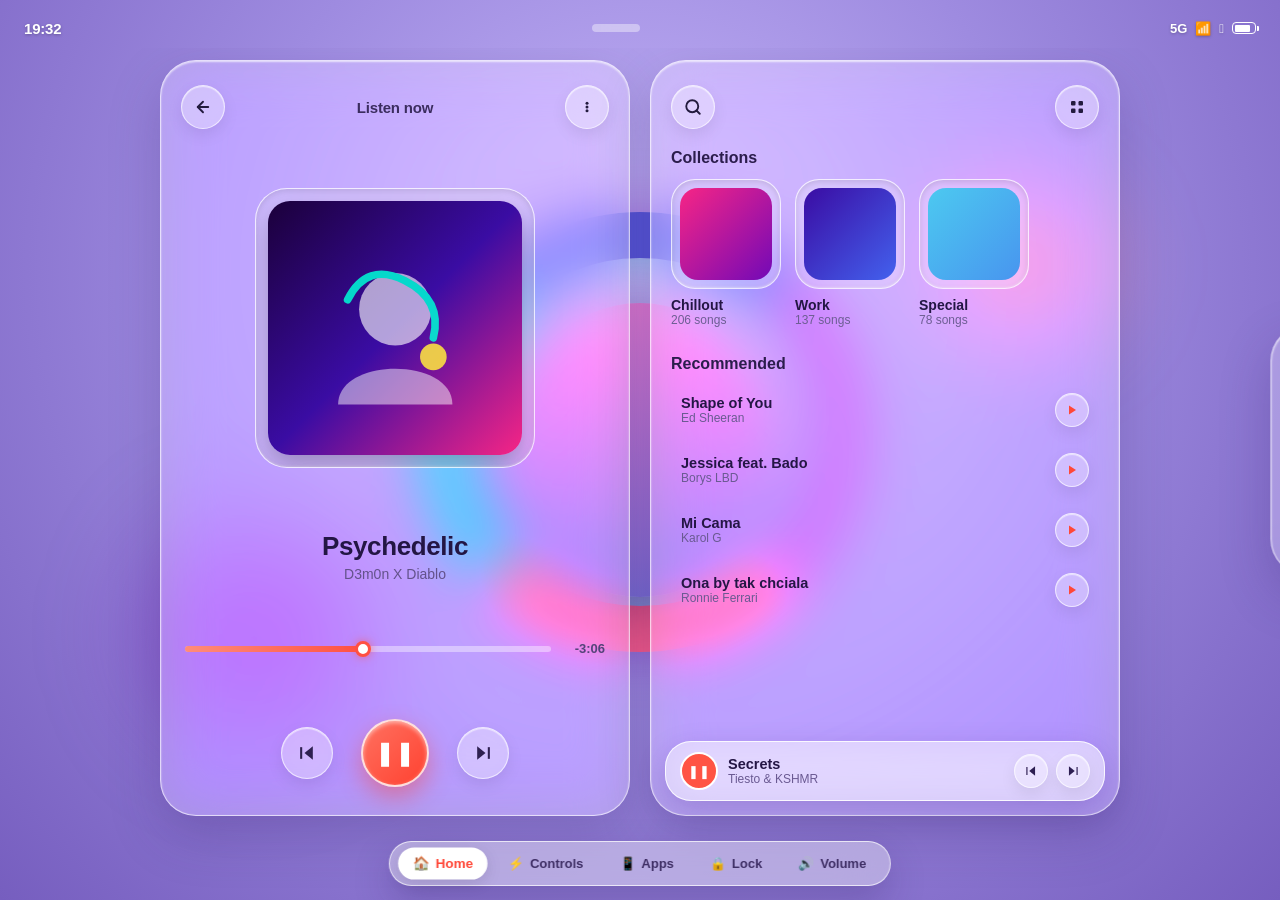
<file: index.html>
<!DOCTYPE html>
<html lang="en">
<head>
  <meta charset="UTF-8">
  <meta name="viewport" content="width=device-width, initial-scale=1.0, maximum-scale=1.0, user-scalable=no, viewport-fit=cover">
  <title>GlassOS - Frosted Glass Mobile UI</title>
  <link rel="stylesheet" href="style.css">
  <link rel="manifest" href="manifest.json">
  <meta name="theme-color" content="#9f8de0">
  <meta name="apple-mobile-web-app-capable" content="yes">
  <meta name="apple-mobile-web-app-status-bar-style" content="black-translucent">
</head>
<body>

  <!-- ================= 3D Ambient Fluid Background ================= -->
  <div class="ambient-background">
    <div class="glow-orb-1"></div>
    <div class="glow-orb-2"></div>
    <div class="torus-mesh"></div>
    <div class="torus-inner"></div>
  </div>

  <div class="device-viewport">

    <!-- ================= Top Status Bar ================= -->
    <header class="status-bar">
      <div class="status-left" id="status-clock">18:15</div>
      <div class="status-notch-pill" id="status-notch" title="Tap or Swipe down for Control Center"></div>
      <div class="status-right">
        <span>5G</span>
        <span>📶</span>
        <span>􀙇</span>
        <div class="battery-pill">
          <div class="battery-level"></div>
        </div>
      </div>
    </header>

    <!-- ================= Viewport Contents ================= -->
    <main class="viewport-content">

      <!-- ================= 1. HOME SCREEN (The Reference Twin Cards) ================= -->
      <section id="view-home" class="screen-view active">
        <div class="home-dual-container">

          <!-- Left Card: Glass Music Player (From Reference Image) -->
          <div class="glass-panel glass-player-card">
            
            <div class="card-top-nav">
              <button class="glass-pill-btn nav-icon-btn" title="Back">
                <svg width="18" height="18" viewBox="0 0 24 24" fill="none" stroke="currentColor" stroke-width="2.5" stroke-linecap="round" stroke-linejoin="round"><line x1="19" y1="12" x2="5" y2="12"></line><polyline points="12 19 5 12 12 5"></polyline></svg>
              </button>
              <span class="card-title-text">Listen now</span>
              <button class="glass-pill-btn nav-icon-btn" title="Options">
                <svg width="18" height="18" viewBox="0 0 24 24" fill="currentColor"><circle cx="12" cy="7" r="2"/><circle cx="12" cy="12" r="2"/><circle cx="12" cy="17" r="2"/></svg>
              </button>
            </div>

            <!-- Inset Beveled Album Art Frame -->
            <div class="album-art-frame">
              <div class="album-image">
                <svg class="album-art-silhouette" viewBox="0 0 200 200" fill="none">
                  <circle cx="100" cy="80" r="38" fill="rgba(255,255,255,0.7)" />
                  <path d="M40 180 C40 130 160 130 160 180 Z" fill="rgba(255,255,255,0.55)" />
                  <path d="M50 70 Q 70 30 110 50 Q 150 70 140 110" stroke="#00f5d4" stroke-width="8" stroke-linecap="round" />
                  <circle cx="140" cy="130" r="14" fill="#fee440" />
                </svg>
              </div>
            </div>

            <!-- Track Metadata -->
            <div class="track-meta">
              <h2 class="track-title" id="track-title">Psychedelic</h2>
              <p class="track-artist" id="track-artist">D3m0n X Diablo</p>
            </div>

            <!-- Progress Slider -->
            <div class="track-progress-container">
              <div class="track-slider" id="track-slider">
                <div class="slider-fill" id="track-slider-fill"></div>
                <div class="slider-thumb" id="track-slider-thumb"></div>
              </div>
              <span class="track-time-remaining" id="track-time-remaining">-3:06</span>
            </div>

            <!-- Playback Controls -->
            <div class="playback-controls">
              <button class="glass-pill-btn ctrl-btn" id="prev-btn" title="Previous">
                <svg width="20" height="20" viewBox="0 0 24 24" fill="currentColor"><polygon points="19 20 9 12 19 4 19 20"/><line x1="5" y1="19" x2="5" y2="5" stroke="currentColor" stroke-width="2.5"/></svg>
              </button>

              <button class="ctrl-btn-primary" id="play-btn-main" title="Play / Pause">
                ❚❚
              </button>

              <button class="glass-pill-btn ctrl-btn" id="next-btn" title="Next">
                <svg width="20" height="20" viewBox="0 0 24 24" fill="currentColor"><polygon points="5 4 15 12 5 20 5 4"/><line x1="19" y1="5" x2="19" y2="19" stroke="currentColor" stroke-width="2.5"/></svg>
              </button>
            </div>

          </div>

          <!-- Right Card: Collections & Recommended (From Reference Image) -->
          <div class="glass-panel glass-library-card">

            <div class="card-top-nav">
              <button class="glass-pill-btn nav-icon-btn" title="Search">
                <svg width="18" height="18" viewBox="0 0 24 24" fill="none" stroke="currentColor" stroke-width="2.5" stroke-linecap="round" stroke-linejoin="round"><circle cx="11" cy="11" r="8"></circle><line x1="21" y1="21" x2="16.65" y2="16.65"></line></svg>
              </button>
              <button class="glass-pill-btn nav-icon-btn" title="Grid View">
                <svg width="18" height="18" viewBox="0 0 24 24" fill="currentColor"><rect x="4" y="4" width="6" height="6" rx="1.5"/><rect x="14" y="4" width="6" height="6" rx="1.5"/><rect x="4" y="14" width="6" height="6" rx="1.5"/><rect x="14" y="14" width="6" height="6" rx="1.5"/></svg>
              </button>
            </div>

            <!-- Collections Section -->
            <h3 class="section-label">Collections</h3>
            <div class="collections-row">
              <div class="collection-chip">
                <div class="collection-art">
                  <div class="collection-img" style="background: linear-gradient(135deg, #f72585, #7209b7);"></div>
                </div>
                <span class="collection-title">Chillout</span>
                <span class="collection-sub">206 songs</span>
              </div>

              <div class="collection-chip">
                <div class="collection-art">
                  <div class="collection-img" style="background: linear-gradient(135deg, #3a0ca3, #4361ee);"></div>
                </div>
                <span class="collection-title">Work</span>
                <span class="collection-sub">137 songs</span>
              </div>

              <div class="collection-chip">
                <div class="collection-art">
                  <div class="collection-img" style="background: linear-gradient(135deg, #4cc9f0, #4895ef);"></div>
                </div>
                <span class="collection-title">Special</span>
                <span class="collection-sub">78 songs</span>
              </div>
            </div>

            <!-- Recommended Songs List -->
            <h3 class="section-label">Recommended</h3>
            <div class="song-list">

              <div class="song-row">
                <div class="song-info">
                  <span class="song-name">Shape of You</span>
                  <span class="song-by">Ed Sheeran</span>
                </div>
                <button class="glass-pill-btn song-play-mini">
                  <svg width="12" height="12" viewBox="0 0 24 24" fill="currentColor"><polygon points="6 3 20 12 6 21 6 3"/></svg>
                </button>
              </div>

              <div class="song-row">
                <div class="song-info">
                  <span class="song-name">Jessica feat. Bado</span>
                  <span class="song-by">Borys LBD</span>
                </div>
                <button class="glass-pill-btn song-play-mini">
                  <svg width="12" height="12" viewBox="0 0 24 24" fill="currentColor"><polygon points="6 3 20 12 6 21 6 3"/></svg>
                </button>
              </div>

              <div class="song-row">
                <div class="song-info">
                  <span class="song-name">Mi Cama</span>
                  <span class="song-by">Karol G</span>
                </div>
                <button class="glass-pill-btn song-play-mini">
                  <svg width="12" height="12" viewBox="0 0 24 24" fill="currentColor"><polygon points="6 3 20 12 6 21 6 3"/></svg>
                </button>
              </div>

              <div class="song-row">
                <div class="song-info">
                  <span class="song-name">Ona by tak chciala</span>
                  <span class="song-by">Ronnie Ferrari</span>
                </div>
                <button class="glass-pill-btn song-play-mini">
                  <svg width="12" height="12" viewBox="0 0 24 24" fill="currentColor"><polygon points="6 3 20 12 6 21 6 3"/></svg>
                </button>
              </div>

            </div>

            <!-- Floating Mini Player at Bottom of Library Card -->
            <div class="floating-mini-player">
              <div class="mini-meta">
                <button class="mini-play-icon" id="mini-play-btn">❚❚</button>
                <div class="song-info">
                  <span class="song-name" id="mini-title">Secrets</span>
                  <span class="song-by" id="mini-sub">Tiesto & KSHMR</span>
                </div>
              </div>
              <div class="mini-controls">
                <button class="glass-pill-btn mini-skip-btn">
                  <svg width="14" height="14" viewBox="0 0 24 24" fill="currentColor"><polygon points="19 20 9 12 19 4 19 20"/><line x1="5" y1="19" x2="5" y2="5" stroke="currentColor" stroke-width="2"/></svg>
                </button>
                <button class="glass-pill-btn mini-skip-btn">
                  <svg width="14" height="14" viewBox="0 0 24 24" fill="currentColor"><polygon points="5 4 15 12 5 20 5 4"/><line x1="19" y1="5" x2="19" y2="19" stroke="currentColor" stroke-width="2"/></svg>
                </button>
              </div>
            </div>

          </div>

        </div>
      </section>

      <!-- ================= 2. CONTROL CENTER (Quick Toggles & Sliders) ================= -->
      <section id="view-controlcenter" class="screen-view">
        <div class="glass-panel cc-container" style="padding: 24px;">

          <h2 style="font-size: 22px; font-weight: 800; color: #221245; margin-bottom: 6px;">Control Center</h2>
          <p style="font-size: 13px; color: #64548c; margin-bottom: 14px;">Instant Frosted Glass System Controls</p>

          <!-- Quick Toggle Grid -->
          <div class="cc-grid-tiles">
            
            <div class="glass-panel cc-tile active" data-toggle="wifi">
              <div class="cc-tile-icon">📶</div>
              <div class="cc-tile-info">
                <span class="cc-tile-title">Wi-Fi</span>
                <span class="cc-tile-sub">GlassNet 5G</span>
              </div>
            </div>

            <div class="glass-panel cc-tile active" data-toggle="bluetooth">
              <div class="cc-tile-icon">🎧</div>
              <div class="cc-tile-info">
                <span class="cc-tile-title">Bluetooth</span>
                <span class="cc-tile-sub">AirPods Connected</span>
              </div>
            </div>

            <div class="glass-panel cc-tile active" data-toggle="data">
              <div class="cc-tile-icon">🌐</div>
              <div class="cc-tile-info">
                <span class="cc-tile-title">Mobile Data</span>
                <span class="cc-tile-sub">5G High Speed</span>
              </div>
            </div>

            <div class="glass-panel cc-tile" data-toggle="flashlight">
              <div class="cc-tile-icon">🔦</div>
              <div class="cc-tile-info">
                <span class="cc-tile-title">Torch</span>
                <span class="cc-tile-sub">Flashlight</span>
              </div>
            </div>

            <div class="glass-panel cc-tile" data-toggle="airplane">
              <div class="cc-tile-icon">✈️</div>
              <div class="cc-tile-info">
                <span class="cc-tile-title">Airplane</span>
                <span class="cc-tile-sub">Off</span>
              </div>
            </div>

            <div class="glass-panel cc-tile active" data-toggle="rotate">
              <div class="cc-tile-icon">🔄</div>
              <div class="cc-tile-info">
                <span class="cc-tile-title">Auto-Rotate</span>
                <span class="cc-tile-sub">On</span>
              </div>
            </div>

          </div>

          <!-- Dual Sliders: Brightness & Volume -->
          <div class="cc-sliders-row">

            <div class="glass-panel cc-slider-card" id="cc-brightness-card">
              <div class="cc-slider-level" id="cc-bri-level" style="height: 80%;"></div>
              <div class="cc-slider-content">
                <span class="cc-slider-icon">☀️</span>
                <span class="cc-slider-val" id="cc-bri-val">80%</span>
                <span style="font-size: 11px; color: #534277;">Brightness</span>
              </div>
            </div>

            <div class="glass-panel cc-slider-card" id="cc-volume-card">
              <div class="cc-slider-level" id="cc-vol-level" style="height: 75%;"></div>
              <div class="cc-slider-content">
                <span class="cc-slider-icon">🔊</span>
                <span class="cc-slider-val" id="cc-vol-val">75%</span>
                <span style="font-size: 11px; color: #534277;">Volume</span>
              </div>
            </div>

          </div>

        </div>
      </section>

      <!-- ================= 3. APP DRAWER ================= -->
      <section id="view-appdrawer" class="screen-view">
        <div class="glass-panel app-search-box">
          <svg width="20" height="20" viewBox="0 0 24 24" fill="none" stroke="#4a3b75" stroke-width="2.5"><circle cx="11" cy="11" r="8"></circle><line x1="21" y1="21" x2="16.65" y2="16.65"></line></svg>
          <input type="text" class="search-input" id="app-search-input" placeholder="Search apps & games..." autocomplete="off">
        </div>

        <div class="app-grid" id="app-grid">
          <!-- Populated dynamically by app.js from Android System or Default Suite -->
        </div>
      </section>

      <!-- ================= 4. LOCK SCREEN ================= -->
      <section id="view-lockscreen" class="screen-view">
        <div class="lock-clock-section">
          <div class="lock-time" id="lock-clock">18:15</div>
          <div class="lock-date" id="lock-date">Thursday, October 8</div>
        </div>

        <!-- Lockscreen Music Pill -->
        <div class="glass-panel" style="width: 100%; max-width: 360px; padding: 18px 20px; display: flex; align-items: center; gap: 16px;">
          <div style="width: 52px; height: 52px; border-radius: 18px; background: linear-gradient(135deg, #f72585, #3a0ca3); display: flex; align-items: center; justify-content: center; font-size: 24px;">🎵</div>
          <div style="flex: 1;">
            <div style="font-size: 16px; font-weight: 700; color: #221345;">Psychedelic</div>
            <div style="font-size: 12px; color: #695a91;">D3m0n X Diablo • Playing</div>
          </div>
          <button class="glass-pill-btn" style="width: 40px; height: 40px; color: #ff4838; font-size: 14px;">❚❚</button>
        </div>

        <!-- Slide to Unlock Track -->
        <div class="glass-panel lock-unlock-track" id="unlock-track">
          <div class="unlock-thumb" id="unlock-thumb">
            <svg width="22" height="22" viewBox="0 0 24 24" fill="none" stroke="currentColor" stroke-width="2.5"><polyline points="9 18 15 12 9 6"></polyline></svg>
          </div>
          <div class="unlock-hint-text">Slide right to unlock ➔</div>
        </div>
      </section>

    </main>

    <!-- ================= 5. VOLUME PANEL POPUP OVERLAY ================= -->
    <div class="glass-panel volume-popup-card" id="volume-popup">
      <span style="font-size: 20px; color: #ff5444;">🔊</span>
      <div class="vol-track">
        <div class="vol-fill" id="vol-fill"></div>
      </div>
      <span class="vol-percent" id="vol-percent">75%</span>
    </div>

    <!-- ================= Bottom Mode Switcher Dock ================= -->
    <nav class="bottom-mode-dock">
      <button class="dock-tab-btn active" data-view="home">
        <span>🏠</span>
        <span>Home</span>
      </button>
      <button class="dock-tab-btn" data-view="controlcenter">
        <span>⚡</span>
        <span>Controls</span>
      </button>
      <button class="dock-tab-btn" data-view="appdrawer">
        <span>📱</span>
        <span>Apps</span>
      </button>
      <button class="dock-tab-btn" data-view="lockscreen">
        <span>🔒</span>
        <span>Lock</span>
      </button>
      <button class="dock-tab-btn" data-view="volume">
        <span>🔊</span>
        <span>Volume</span>
      </button>
    </nav>

  </div>

  <script src="app.js"></script>
</body>
</html>
</file>
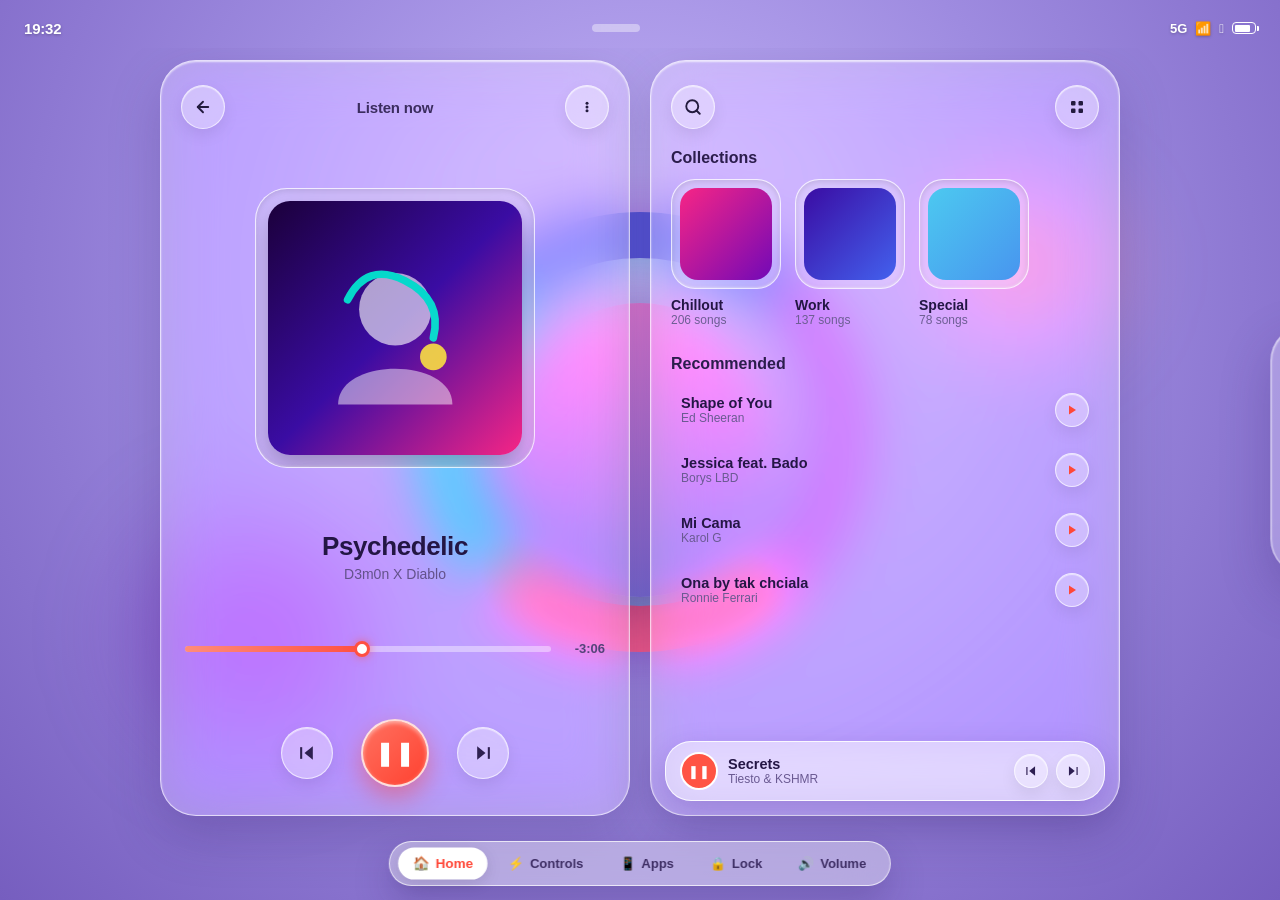
<file: preview/index.html>
<!DOCTYPE html>
<html lang="en">
<head>
  <meta charset="UTF-8">
  <meta name="viewport" content="width=device-width, initial-scale=1.0, maximum-scale=1.0, user-scalable=no, viewport-fit=cover">
  <title>GlassOS - Frosted Glass Mobile UI</title>
  <link rel="stylesheet" href="style.css">
</head>
<body>

  <!-- ================= 3D Ambient Fluid Background ================= -->
  <div class="ambient-background">
    <div class="glow-orb-1"></div>
    <div class="glow-orb-2"></div>
    <div class="torus-mesh"></div>
    <div class="torus-inner"></div>
  </div>

  <div class="device-viewport">

    <!-- ================= Top Status Bar ================= -->
    <header class="status-bar">
      <div class="status-left" id="status-clock">18:15</div>
      <div class="status-notch-pill" id="status-notch" title="Tap or Swipe down for Control Center"></div>
      <div class="status-right">
        <span>5G</span>
        <span>📶</span>
        <span>􀙇</span>
        <div class="battery-pill">
          <div class="battery-level"></div>
        </div>
      </div>
    </header>

    <!-- ================= Viewport Contents ================= -->
    <main class="viewport-content">

      <!-- ================= 1. HOME SCREEN (The Reference Twin Cards) ================= -->
      <section id="view-home" class="screen-view active">
        <div class="home-dual-container">

          <!-- Left Card: Glass Music Player (From Reference Image) -->
          <div class="glass-panel glass-player-card">
            
            <div class="card-top-nav">
              <button class="glass-pill-btn nav-icon-btn" title="Back">
                <svg width="18" height="18" viewBox="0 0 24 24" fill="none" stroke="currentColor" stroke-width="2.5" stroke-linecap="round" stroke-linejoin="round"><line x1="19" y1="12" x2="5" y2="12"></line><polyline points="12 19 5 12 12 5"></polyline></svg>
              </button>
              <span class="card-title-text">Listen now</span>
              <button class="glass-pill-btn nav-icon-btn" title="Options">
                <svg width="18" height="18" viewBox="0 0 24 24" fill="currentColor"><circle cx="12" cy="7" r="2"/><circle cx="12" cy="12" r="2"/><circle cx="12" cy="17" r="2"/></svg>
              </button>
            </div>

            <!-- Inset Beveled Album Art Frame -->
            <div class="album-art-frame">
              <div class="album-image">
                <svg class="album-art-silhouette" viewBox="0 0 200 200" fill="none">
                  <circle cx="100" cy="80" r="38" fill="rgba(255,255,255,0.7)" />
                  <path d="M40 180 C40 130 160 130 160 180 Z" fill="rgba(255,255,255,0.55)" />
                  <path d="M50 70 Q 70 30 110 50 Q 150 70 140 110" stroke="#00f5d4" stroke-width="8" stroke-linecap="round" />
                  <circle cx="140" cy="130" r="14" fill="#fee440" />
                </svg>
              </div>
            </div>

            <!-- Track Metadata -->
            <div class="track-meta">
              <h2 class="track-title" id="track-title">Psychedelic</h2>
              <p class="track-artist" id="track-artist">D3m0n X Diablo</p>
            </div>

            <!-- Progress Slider -->
            <div class="track-progress-container">
              <div class="track-slider" id="track-slider">
                <div class="slider-fill" id="track-slider-fill"></div>
                <div class="slider-thumb" id="track-slider-thumb"></div>
              </div>
              <span class="track-time-remaining" id="track-time-remaining">-3:06</span>
            </div>

            <!-- Playback Controls -->
            <div class="playback-controls">
              <button class="glass-pill-btn ctrl-btn" id="prev-btn" title="Previous">
                <svg width="20" height="20" viewBox="0 0 24 24" fill="currentColor"><polygon points="19 20 9 12 19 4 19 20"/><line x1="5" y1="19" x2="5" y2="5" stroke="currentColor" stroke-width="2.5"/></svg>
              </button>

              <button class="ctrl-btn-primary" id="play-btn-main" title="Play / Pause">
                ❚❚
              </button>

              <button class="glass-pill-btn ctrl-btn" id="next-btn" title="Next">
                <svg width="20" height="20" viewBox="0 0 24 24" fill="currentColor"><polygon points="5 4 15 12 5 20 5 4"/><line x1="19" y1="5" x2="19" y2="19" stroke="currentColor" stroke-width="2.5"/></svg>
              </button>
            </div>

          </div>

          <!-- Right Card: Collections & Recommended (From Reference Image) -->
          <div class="glass-panel glass-library-card">

            <div class="card-top-nav">
              <button class="glass-pill-btn nav-icon-btn" title="Search">
                <svg width="18" height="18" viewBox="0 0 24 24" fill="none" stroke="currentColor" stroke-width="2.5" stroke-linecap="round" stroke-linejoin="round"><circle cx="11" cy="11" r="8"></circle><line x1="21" y1="21" x2="16.65" y2="16.65"></line></svg>
              </button>
              <button class="glass-pill-btn nav-icon-btn" title="Grid View">
                <svg width="18" height="18" viewBox="0 0 24 24" fill="currentColor"><rect x="4" y="4" width="6" height="6" rx="1.5"/><rect x="14" y="4" width="6" height="6" rx="1.5"/><rect x="4" y="14" width="6" height="6" rx="1.5"/><rect x="14" y="14" width="6" height="6" rx="1.5"/></svg>
              </button>
            </div>

            <!-- Collections Section -->
            <h3 class="section-label">Collections</h3>
            <div class="collections-row">
              <div class="collection-chip">
                <div class="collection-art">
                  <div class="collection-img" style="background: linear-gradient(135deg, #f72585, #7209b7);"></div>
                </div>
                <span class="collection-title">Chillout</span>
                <span class="collection-sub">206 songs</span>
              </div>

              <div class="collection-chip">
                <div class="collection-art">
                  <div class="collection-img" style="background: linear-gradient(135deg, #3a0ca3, #4361ee);"></div>
                </div>
                <span class="collection-title">Work</span>
                <span class="collection-sub">137 songs</span>
              </div>

              <div class="collection-chip">
                <div class="collection-art">
                  <div class="collection-img" style="background: linear-gradient(135deg, #4cc9f0, #4895ef);"></div>
                </div>
                <span class="collection-title">Special</span>
                <span class="collection-sub">78 songs</span>
              </div>
            </div>

            <!-- Recommended Songs List -->
            <h3 class="section-label">Recommended</h3>
            <div class="song-list">

              <div class="song-row">
                <div class="song-info">
                  <span class="song-name">Shape of You</span>
                  <span class="song-by">Ed Sheeran</span>
                </div>
                <button class="glass-pill-btn song-play-mini">
                  <svg width="12" height="12" viewBox="0 0 24 24" fill="currentColor"><polygon points="6 3 20 12 6 21 6 3"/></svg>
                </button>
              </div>

              <div class="song-row">
                <div class="song-info">
                  <span class="song-name">Jessica feat. Bado</span>
                  <span class="song-by">Borys LBD</span>
                </div>
                <button class="glass-pill-btn song-play-mini">
                  <svg width="12" height="12" viewBox="0 0 24 24" fill="currentColor"><polygon points="6 3 20 12 6 21 6 3"/></svg>
                </button>
              </div>

              <div class="song-row">
                <div class="song-info">
                  <span class="song-name">Mi Cama</span>
                  <span class="song-by">Karol G</span>
                </div>
                <button class="glass-pill-btn song-play-mini">
                  <svg width="12" height="12" viewBox="0 0 24 24" fill="currentColor"><polygon points="6 3 20 12 6 21 6 3"/></svg>
                </button>
              </div>

              <div class="song-row">
                <div class="song-info">
                  <span class="song-name">Ona by tak chciala</span>
                  <span class="song-by">Ronnie Ferrari</span>
                </div>
                <button class="glass-pill-btn song-play-mini">
                  <svg width="12" height="12" viewBox="0 0 24 24" fill="currentColor"><polygon points="6 3 20 12 6 21 6 3"/></svg>
                </button>
              </div>

            </div>

            <!-- Floating Mini Player at Bottom of Library Card -->
            <div class="floating-mini-player">
              <div class="mini-meta">
                <button class="mini-play-icon" id="mini-play-btn">❚❚</button>
                <div class="song-info">
                  <span class="song-name" id="mini-title">Secrets</span>
                  <span class="song-by" id="mini-sub">Tiesto & KSHMR</span>
                </div>
              </div>
              <div class="mini-controls">
                <button class="glass-pill-btn mini-skip-btn">
                  <svg width="14" height="14" viewBox="0 0 24 24" fill="currentColor"><polygon points="19 20 9 12 19 4 19 20"/><line x1="5" y1="19" x2="5" y2="5" stroke="currentColor" stroke-width="2"/></svg>
                </button>
                <button class="glass-pill-btn mini-skip-btn">
                  <svg width="14" height="14" viewBox="0 0 24 24" fill="currentColor"><polygon points="5 4 15 12 5 20 5 4"/><line x1="19" y1="5" x2="19" y2="19" stroke="currentColor" stroke-width="2"/></svg>
                </button>
              </div>
            </div>

          </div>

        </div>
      </section>

      <!-- ================= 2. CONTROL CENTER (Quick Toggles & Sliders) ================= -->
      <section id="view-controlcenter" class="screen-view">
        <div class="glass-panel cc-container" style="padding: 24px;">

          <h2 style="font-size: 22px; font-weight: 800; color: #221245; margin-bottom: 6px;">Control Center</h2>
          <p style="font-size: 13px; color: #64548c; margin-bottom: 14px;">Instant Frosted Glass System Controls</p>

          <!-- Quick Toggle Grid -->
          <div class="cc-grid-tiles">
            
            <div class="glass-panel cc-tile active" data-toggle="wifi">
              <div class="cc-tile-icon">📶</div>
              <div class="cc-tile-info">
                <span class="cc-tile-title">Wi-Fi</span>
                <span class="cc-tile-sub">GlassNet 5G</span>
              </div>
            </div>

            <div class="glass-panel cc-tile active" data-toggle="bluetooth">
              <div class="cc-tile-icon">🎧</div>
              <div class="cc-tile-info">
                <span class="cc-tile-title">Bluetooth</span>
                <span class="cc-tile-sub">AirPods Connected</span>
              </div>
            </div>

            <div class="glass-panel cc-tile active" data-toggle="data">
              <div class="cc-tile-icon">🌐</div>
              <div class="cc-tile-info">
                <span class="cc-tile-title">Mobile Data</span>
                <span class="cc-tile-sub">5G High Speed</span>
              </div>
            </div>

            <div class="glass-panel cc-tile" data-toggle="flashlight">
              <div class="cc-tile-icon">🔦</div>
              <div class="cc-tile-info">
                <span class="cc-tile-title">Torch</span>
                <span class="cc-tile-sub">Flashlight</span>
              </div>
            </div>

            <div class="glass-panel cc-tile" data-toggle="airplane">
              <div class="cc-tile-icon">✈️</div>
              <div class="cc-tile-info">
                <span class="cc-tile-title">Airplane</span>
                <span class="cc-tile-sub">Off</span>
              </div>
            </div>

            <div class="glass-panel cc-tile active" data-toggle="rotate">
              <div class="cc-tile-icon">🔄</div>
              <div class="cc-tile-info">
                <span class="cc-tile-title">Auto-Rotate</span>
                <span class="cc-tile-sub">On</span>
              </div>
            </div>

          </div>

          <!-- Dual Sliders: Brightness & Volume -->
          <div class="cc-sliders-row">

            <div class="glass-panel cc-slider-card" id="cc-brightness-card">
              <div class="cc-slider-level" id="cc-bri-level" style="height: 80%;"></div>
              <div class="cc-slider-content">
                <span class="cc-slider-icon">☀️</span>
                <span class="cc-slider-val" id="cc-bri-val">80%</span>
                <span style="font-size: 11px; color: #534277;">Brightness</span>
              </div>
            </div>

            <div class="glass-panel cc-slider-card" id="cc-volume-card">
              <div class="cc-slider-level" id="cc-vol-level" style="height: 75%;"></div>
              <div class="cc-slider-content">
                <span class="cc-slider-icon">🔊</span>
                <span class="cc-slider-val" id="cc-vol-val">75%</span>
                <span style="font-size: 11px; color: #534277;">Volume</span>
              </div>
            </div>

          </div>

        </div>
      </section>

      <!-- ================= 3. APP DRAWER ================= -->
      <section id="view-appdrawer" class="screen-view">
        <div class="glass-panel app-search-box">
          <svg width="20" height="20" viewBox="0 0 24 24" fill="none" stroke="#4a3b75" stroke-width="2.5"><circle cx="11" cy="11" r="8"></circle><line x1="21" y1="21" x2="16.65" y2="16.65"></line></svg>
          <input type="text" class="search-input" id="app-search-input" placeholder="Search apps & games..." autocomplete="off">
        </div>

        <div class="app-grid" id="app-grid">
          <!-- Populated dynamically by app.js from Android System or Default Suite -->
        </div>
      </section>

      <!-- ================= 4. LOCK SCREEN ================= -->
      <section id="view-lockscreen" class="screen-view">
        <div class="lock-clock-section">
          <div class="lock-time" id="lock-clock">18:15</div>
          <div class="lock-date" id="lock-date">Thursday, October 8</div>
        </div>

        <!-- Lockscreen Music Pill -->
        <div class="glass-panel" style="width: 100%; max-width: 360px; padding: 18px 20px; display: flex; align-items: center; gap: 16px;">
          <div style="width: 52px; height: 52px; border-radius: 18px; background: linear-gradient(135deg, #f72585, #3a0ca3); display: flex; align-items: center; justify-content: center; font-size: 24px;">🎵</div>
          <div style="flex: 1;">
            <div style="font-size: 16px; font-weight: 700; color: #221345;">Psychedelic</div>
            <div style="font-size: 12px; color: #695a91;">D3m0n X Diablo • Playing</div>
          </div>
          <button class="glass-pill-btn" style="width: 40px; height: 40px; color: #ff4838; font-size: 14px;">❚❚</button>
        </div>

        <!-- Slide to Unlock Track -->
        <div class="glass-panel lock-unlock-track" id="unlock-track">
          <div class="unlock-thumb" id="unlock-thumb">
            <svg width="22" height="22" viewBox="0 0 24 24" fill="none" stroke="currentColor" stroke-width="2.5"><polyline points="9 18 15 12 9 6"></polyline></svg>
          </div>
          <div class="unlock-hint-text">Slide right to unlock ➔</div>
        </div>
      </section>

    </main>

    <!-- ================= 5. VOLUME PANEL POPUP OVERLAY ================= -->
    <div class="glass-panel volume-popup-card" id="volume-popup">
      <span style="font-size: 20px; color: #ff5444;">🔊</span>
      <div class="vol-track">
        <div class="vol-fill" id="vol-fill"></div>
      </div>
      <span class="vol-percent" id="vol-percent">75%</span>
    </div>

    <!-- ================= Bottom Mode Switcher Dock ================= -->
    <nav class="bottom-mode-dock">
      <button class="dock-tab-btn active" data-view="home">
        <span>🏠</span>
        <span>Home</span>
      </button>
      <button class="dock-tab-btn" data-view="controlcenter">
        <span>⚡</span>
        <span>Controls</span>
      </button>
      <button class="dock-tab-btn" data-view="appdrawer">
        <span>📱</span>
        <span>Apps</span>
      </button>
      <button class="dock-tab-btn" data-view="lockscreen">
        <span>🔒</span>
        <span>Lock</span>
      </button>
      <button class="dock-tab-btn" data-view="volume">
        <span>🔊</span>
        <span>Volume</span>
      </button>
    </nav>

  </div>

  <script src="app.js"></script>
</body>
</html>
</file>
<file: style.css>
/* ==========================================================================
   GlassOS - Premium Frosted Glass / Glassmorphic UI Suite
   Inspired by Next-Gen Mobile Glass Design
   ========================================================================== */

:root {
  --primary-accent: #ff6052;
  --primary-glow: rgba(255, 96, 82, 0.4);
  --glass-bg: rgba(255, 255, 255, 0.28);
  --glass-bg-darker: rgba(255, 255, 255, 0.18);
  --glass-bg-active: rgba(255, 255, 255, 0.45);
  --glass-border: rgba(255, 255, 255, 0.65);
  --glass-border-subtle: rgba(255, 255, 255, 0.35);
  --glass-shadow: 0 20px 50px rgba(58, 38, 115, 0.25), inset 0 1px 2px rgba(255, 255, 255, 0.7);
  --glass-shadow-inset: inset 0 2px 6px rgba(0, 0, 0, 0.12), inset 0 -1px 2px rgba(255, 255, 255, 0.4);
  --text-main: #231b3e;
  --text-muted: #625883;
  --text-white: #ffffff;
  --blur-intensity: blur(28px) saturate(190%);
  --radius-xl: 36px;
  --radius-lg: 26px;
  --radius-md: 18px;
  --radius-pill: 9999px;
  --font-family: -apple-system, BlinkMacSystemFont, "SF Pro Display", "Segoe UI", Roboto, "Helvetica Neue", sans-serif;
}

* {
  margin: 0;
  padding: 0;
  box-sizing: border-box;
  -webkit-tap-highlight-color: transparent;
  user-select: none;
  font-family: var(--font-family);
}

html, body {
  width: 100%;
  height: 100%;
  overflow: hidden;
  background-color: #9f8de0;
  color: var(--text-main);
  position: relative;
}

/* ================= 3D Fluid Organic Ambient Background ================= */
.ambient-background {
  position: fixed;
  top: 0;
  left: 0;
  width: 100vw;
  height: 100vh;
  z-index: 0;
  overflow: hidden;
  background: radial-gradient(circle at 50% 30%, #c4b4f8 0%, #9e8be0 45%, #765ebf 100%);
}

.ambient-shape {
  position: absolute;
  filter: blur(1px);
  pointer-events: none;
}

/* The central 3D ribbon torus ring from the reference image */
.torus-mesh {
  position: absolute;
  top: 48%;
  left: 50%;
  transform: translate(-50%, -50%);
  width: 440px;
  height: 440px;
  border-radius: 50%;
  border: 46px solid transparent;
  border-top-color: #5555d8;
  border-right-color: #9d4edd;
  border-bottom-color: #ff5c8a;
  border-left-color: #48cae4;
  box-shadow: 
    0 0 60px rgba(114, 9, 183, 0.4),
    inset 0 0 40px rgba(72, 202, 228, 0.5);
  animation: torusFloat 16s ease-in-out infinite alternate;
}

.torus-inner {
  position: absolute;
  top: 50%;
  left: 50%;
  transform: translate(-50%, -50%) rotate(45deg);
  width: 280px;
  height: 280px;
  border-radius: 44%;
  background: linear-gradient(135deg, rgba(255, 110, 199, 0.8) 0%, rgba(94, 96, 206, 0.85) 100%);
  box-shadow: 0 25px 60px rgba(36, 0, 70, 0.35);
  animation: torusInnerPulse 12s ease-in-out infinite alternate;
}

.glow-orb-1 {
  position: absolute;
  top: 15%;
  right: 10%;
  width: 260px;
  height: 260px;
  border-radius: 50%;
  background: radial-gradient(circle, rgba(255, 140, 160, 0.7) 0%, rgba(255, 140, 160, 0) 70%);
  filter: blur(35px);
  animation: orbDrift 20s infinite ease-in-out;
}

.glow-orb-2 {
  position: absolute;
  bottom: 12%;
  left: 8%;
  width: 320px;
  height: 320px;
  border-radius: 50%;
  background: radial-gradient(circle, rgba(114, 9, 183, 0.6) 0%, rgba(114, 9, 183, 0) 70%);
  filter: blur(45px);
  animation: orbDrift 24s infinite ease-in-out reverse;
}

@keyframes torusFloat {
  0% { transform: translate(-50%, -50%) rotate(0deg) scale(0.96); }
  50% { transform: translate(-50%, -48%) rotate(35deg) scale(1.04); }
  100% { transform: translate(-50%, -52%) rotate(-25deg) scale(0.98); }
}

@keyframes torusInnerPulse {
  0% { transform: translate(-50%, -50%) rotate(45deg) scale(0.95); }
  100% { transform: translate(-50%, -50%) rotate(90deg) scale(1.05); }
}

@keyframes orbDrift {
  0%, 100% { transform: translate(0, 0); }
  50% { transform: translate(30px, -40px); }
}

/* ================= Base Glass Utility Classes ================= */
.glass-panel {
  background: var(--glass-bg);
  -webkit-backdrop-filter: var(--blur-intensity);
  backdrop-filter: var(--blur-intensity);
  border: 1.5px solid var(--glass-border);
  box-shadow: var(--glass-shadow);
  border-radius: var(--radius-xl);
  transition: transform 0.3s cubic-bezier(0.16, 1, 0.3, 1), box-shadow 0.3s ease;
}

.glass-pill-btn {
  background: var(--glass-bg);
  -webkit-backdrop-filter: var(--blur-intensity);
  backdrop-filter: var(--blur-intensity);
  border: 1.2px solid var(--glass-border);
  box-shadow: 0 6px 16px rgba(0, 0, 0, 0.08), inset 0 1px 1px rgba(255, 255, 255, 0.6);
  border-radius: var(--radius-pill);
  display: flex;
  align-items: center;
  justify-content: center;
  cursor: pointer;
  transition: all 0.2s cubic-bezier(0.16, 1, 0.3, 1);
}

.glass-pill-btn:active {
  transform: scale(0.92);
  background: var(--glass-bg-active);
}

/* ================= Screen Container ================= */
.device-viewport {
  position: relative;
  width: 100vw;
  height: 100vh;
  z-index: 10;
  display: flex;
  flex-direction: column;
}

/* ================= Glass Status Bar ================= */
.status-bar {
  height: 48px;
  padding: 8px 24px 0 24px;
  display: flex;
  justify-content: space-between;
  align-items: center;
  z-index: 50;
  color: #ffffff;
  text-shadow: 0 1px 3px rgba(0, 0, 0, 0.25);
  cursor: pointer;
}

.status-left {
  font-size: 15px;
  font-weight: 600;
  letter-spacing: -0.2px;
}

.status-notch-pill {
  height: 8px;
  width: 48px;
  background: rgba(255, 255, 255, 0.4);
  border-radius: 6px;
  backdrop-filter: blur(8px);
  cursor: pointer;
  transition: all 0.2s;
}

.status-notch-pill:hover, .status-notch-pill:active {
  width: 72px;
  background: rgba(255, 255, 255, 0.7);
}

.status-right {
  display: flex;
  align-items: center;
  gap: 8px;
  font-size: 13px;
  font-weight: 600;
}

.battery-pill {
  width: 24px;
  height: 12px;
  border: 1.5px solid #ffffff;
  border-radius: 4px;
  position: relative;
  display: flex;
  align-items: center;
  padding: 1.5px;
}

.battery-pill::after {
  content: '';
  position: absolute;
  right: -3.5px;
  width: 2px;
  height: 5px;
  background: #ffffff;
  border-radius: 0 1px 1px 0;
}

.battery-level {
  height: 100%;
  width: 82%;
  background: #ffffff;
  border-radius: 1px;
}

/* ================= Main Scrollable Workspace / Pages ================= */
.viewport-content {
  flex: 1;
  position: relative;
  overflow: hidden;
  display: flex;
}

.screen-view {
  position: absolute;
  top: 0;
  left: 0;
  width: 100%;
  height: 100%;
  display: none;
  flex-direction: column;
  padding: 12px 18px 84px 18px;
  overflow-y: auto;
  overflow-x: hidden;
  transition: opacity 0.3s ease, transform 0.3s cubic-bezier(0.16, 1, 0.3, 1);
}

.screen-view.active {
  display: flex;
  animation: fadeInView 0.35s cubic-bezier(0.16, 1, 0.3, 1) forwards;
}

@keyframes fadeInView {
  from { opacity: 0; transform: scale(0.97) translateY(12px); }
  to { opacity: 1; transform: scale(1) translateY(0); }
}

/* ================= VIEW 1: HOME SCREEN (The Reference Twin Cards) ================= */
.home-dual-container {
  display: flex;
  gap: 20px;
  height: 100%;
  max-width: 960px;
  margin: 0 auto;
  width: 100%;
  align-items: stretch;
}

@media (max-width: 768px) {
  .home-dual-container {
    flex-direction: column;
    overflow-y: auto;
  }
}

/* ---- Card 1: Music Player (Left Card in Reference) ---- */
.glass-player-card {
  flex: 1;
  padding: 24px 20px 28px 20px;
  display: flex;
  flex-direction: column;
  justify-content: space-between;
  min-height: 520px;
}

.card-top-nav {
  display: flex;
  justify-content: space-between;
  align-items: center;
  margin-bottom: 20px;
}

.nav-icon-btn {
  width: 44px;
  height: 44px;
  border-radius: 50%;
  color: var(--text-main);
}

.card-title-text {
  font-size: 15px;
  font-weight: 600;
  color: #3b2d5f;
  letter-spacing: -0.2px;
}

/* Framed Album Art with Bevel */
.album-art-frame {
  width: 100%;
  aspect-ratio: 1 / 1;
  max-width: 280px;
  margin: 0 auto 24px auto;
  border-radius: 32px;
  padding: 12px;
  background: rgba(255, 255, 255, 0.22);
  border: 1.5px solid rgba(255, 255, 255, 0.7);
  box-shadow: var(--glass-shadow-inset);
  display: flex;
  align-items: center;
  justify-content: center;
  overflow: hidden;
  position: relative;
}

.album-image {
  width: 100%;
  height: 100%;
  border-radius: 22px;
  object-fit: cover;
  box-shadow: 0 12px 28px rgba(0, 0, 0, 0.25);
  background: linear-gradient(135deg, #1b003a 0%, #3a0ca3 50%, #f72585 100%);
  display: flex;
  align-items: center;
  justify-content: center;
  position: relative;
}

.album-art-silhouette {
  width: 75%;
  height: 75%;
  opacity: 0.88;
}

.track-meta {
  text-align: center;
  margin-bottom: 20px;
}

.track-title {
  font-size: 26px;
  font-weight: 700;
  color: #231644;
  letter-spacing: -0.4px;
  margin-bottom: 4px;
}

.track-artist {
  font-size: 14px;
  font-weight: 500;
  color: #63528b;
}

/* Glowing Progress Slider */
.track-progress-container {
  display: flex;
  align-items: center;
  gap: 12px;
  margin-bottom: 24px;
  padding: 0 4px;
}

.track-slider {
  flex: 1;
  position: relative;
  height: 6px;
  background: rgba(255, 255, 255, 0.4);
  border-radius: 4px;
  cursor: pointer;
}

.slider-fill {
  position: absolute;
  top: 0;
  left: 0;
  height: 100%;
  width: 48%;
  background: linear-gradient(90deg, #ff8c7a, #ff5042);
  border-radius: 4px;
}

.slider-thumb {
  position: absolute;
  top: 50%;
  left: 48%;
  transform: translate(-50%, -50%);
  width: 16px;
  height: 16px;
  background: #ffffff;
  border: 3.5px solid #ff5042;
  border-radius: 50%;
  box-shadow: 0 0 10px rgba(255, 80, 66, 0.6);
}

.track-time-remaining {
  font-size: 13px;
  font-weight: 600;
  color: #55447a;
  min-width: 42px;
  text-align: right;
}

/* Playback Controls */
.playback-controls {
  display: flex;
  justify-content: center;
  align-items: center;
  gap: 28px;
}

.ctrl-btn {
  width: 52px;
  height: 52px;
  border-radius: 50%;
  color: #2e2050;
  font-size: 18px;
}

.ctrl-btn-primary {
  width: 68px;
  height: 68px;
  border-radius: 50%;
  background: linear-gradient(135deg, #ff7160 0%, #ff4130 100%);
  border: 2px solid rgba(255, 255, 255, 0.8);
  box-shadow: 0 10px 25px rgba(255, 65, 48, 0.45), inset 0 2px 4px rgba(255, 255, 255, 0.5);
  color: #ffffff;
  font-size: 24px;
  display: flex;
  align-items: center;
  justify-content: center;
  cursor: pointer;
  transition: all 0.2s cubic-bezier(0.16, 1, 0.3, 1);
}

.ctrl-btn-primary:active {
  transform: scale(0.92);
}

/* ---- Card 2: Collections & Playlists (Right Card in Reference) ---- */
.glass-library-card {
  flex: 1;
  padding: 24px 20px 18px 20px;
  display: flex;
  flex-direction: column;
  position: relative;
  min-height: 520px;
}

.section-label {
  font-size: 16px;
  font-weight: 700;
  color: #2b1d4c;
  margin-bottom: 12px;
}

.collections-row {
  display: flex;
  gap: 14px;
  overflow-x: auto;
  padding-bottom: 8px;
  margin-bottom: 20px;
}

.collections-row::-webkit-scrollbar {
  display: none;
}

.collection-chip {
  flex-shrink: 0;
  width: 110px;
  display: flex;
  flex-direction: column;
  cursor: pointer;
  transition: transform 0.2s;
}

.collection-chip:active {
  transform: scale(0.95);
}

.collection-art {
  width: 100%;
  aspect-ratio: 1/1;
  border-radius: 24px;
  padding: 8px;
  background: rgba(255, 255, 255, 0.25);
  border: 1.5px solid rgba(255, 255, 255, 0.7);
  box-shadow: var(--glass-shadow-inset);
  margin-bottom: 8px;
  overflow: hidden;
}

.collection-img {
  width: 100%;
  height: 100%;
  border-radius: 18px;
  background-size: cover;
  background-position: center;
}

.collection-title {
  font-size: 14px;
  font-weight: 700;
  color: #231644;
}

.collection-sub {
  font-size: 12px;
  color: #6d5e94;
}

/* Recommended Songs List */
.song-list {
  display: flex;
  flex-direction: column;
  gap: 10px;
  flex: 1;
  overflow-y: auto;
  padding-bottom: 68px; /* space for bottom mini player pill */
}

.song-row {
  display: flex;
  align-items: center;
  justify-content: space-between;
  padding: 8px 10px;
  border-radius: 16px;
  transition: background 0.2s;
  cursor: pointer;
}

.song-row:hover, .song-row:active {
  background: rgba(255, 255, 255, 0.2);
}

.song-info {
  display: flex;
  flex-direction: column;
}

.song-name {
  font-size: 14.5px;
  font-weight: 600;
  color: #241645;
}

.song-by {
  font-size: 12px;
  color: #6a5a92;
}

.song-play-mini {
  width: 34px;
  height: 34px;
  border-radius: 50%;
  color: #ff4838;
}

/* Floating Bottom Mini Player in Library Card */
.floating-mini-player {
  position: absolute;
  bottom: 14px;
  left: 14px;
  right: 14px;
  padding: 10px 14px;
  border-radius: 26px;
  background: rgba(255, 255, 255, 0.45);
  -webkit-backdrop-filter: blur(20px);
  backdrop-filter: blur(20px);
  border: 1.5px solid rgba(255, 255, 255, 0.85);
  box-shadow: 0 10px 30px rgba(45, 26, 92, 0.2);
  display: flex;
  align-items: center;
  justify-content: space-between;
}

.mini-meta {
  display: flex;
  align-items: center;
  gap: 10px;
}

.mini-play-icon {
  width: 38px;
  height: 38px;
  border-radius: 50%;
  background: #ff5444;
  color: #ffffff;
  display: flex;
  align-items: center;
  justify-content: center;
  border: 2px solid #ffffff;
}

.mini-controls {
  display: flex;
  gap: 8px;
}

.mini-skip-btn {
  width: 34px;
  height: 34px;
  border-radius: 50%;
  color: #2d1e52;
}

/* ================= VIEW 2: CONTROL CENTER OVERLAY ================= */
#view-controlcenter {
  padding: 20px 20px 90px 20px;
  max-width: 600px;
  margin: 0 auto;
}

.cc-container {
  display: flex;
  flex-direction: column;
  gap: 18px;
}

.cc-grid-tiles {
  display: grid;
  grid-template-columns: repeat(2, 1fr);
  gap: 12px;
}

.cc-tile {
  padding: 14px 16px;
  border-radius: 24px;
  display: flex;
  align-items: center;
  gap: 14px;
  cursor: pointer;
  position: relative;
  overflow: hidden;
}

.cc-tile.active {
  background: rgba(255, 255, 255, 0.55);
  border-color: rgba(255, 255, 255, 0.9);
  box-shadow: 0 12px 28px rgba(120, 80, 220, 0.25);
}

.cc-tile-icon {
  width: 44px;
  height: 44px;
  border-radius: 50%;
  display: flex;
  align-items: center;
  justify-content: center;
  font-size: 20px;
}

.cc-tile.active .cc-tile-icon {
  background: linear-gradient(135deg, #7b61ff, #573bdf);
  color: #ffffff;
}

.cc-tile:not(.active) .cc-tile-icon {
  background: rgba(255, 255, 255, 0.3);
  color: #3b2a60;
}

.cc-tile-info {
  display: flex;
  flex-direction: column;
}

.cc-tile-title {
  font-size: 15px;
  font-weight: 700;
  color: #221443;
}

.cc-tile-sub {
  font-size: 12px;
  color: #67588e;
}

/* Dual Sliders: Brightness & Volume */
.cc-sliders-row {
  display: flex;
  gap: 14px;
  height: 180px;
}

.cc-slider-card {
  flex: 1;
  border-radius: 28px;
  position: relative;
  overflow: hidden;
  display: flex;
  flex-direction: column;
  justify-content: flex-end;
  padding: 16px;
  cursor: pointer;
}

.cc-slider-level {
  position: absolute;
  bottom: 0;
  left: 0;
  right: 0;
  background: linear-gradient(0deg, rgba(255, 255, 255, 0.7), rgba(255, 255, 255, 0.45));
  transition: height 0.15s ease;
  pointer-events: none;
}

.cc-slider-content {
  position: relative;
  z-index: 2;
  display: flex;
  flex-direction: column;
  align-items: center;
  gap: 8px;
}

.cc-slider-icon {
  font-size: 24px;
  color: #251648;
}

.cc-slider-val {
  font-size: 14px;
  font-weight: 700;
  color: #251648;
}

/* ================= VIEW 3: APP DRAWER ================= */
#view-appdrawer {
  padding: 14px 18px 90px 18px;
  max-width: 680px;
  margin: 0 auto;
}

.app-search-box {
  display: flex;
  align-items: center;
  gap: 12px;
  padding: 12px 18px;
  border-radius: 28px;
  margin-bottom: 22px;
}

.search-input {
  flex: 1;
  background: transparent;
  border: none;
  outline: none;
  font-size: 16px;
  font-weight: 600;
  color: #201340;
}

.search-input::placeholder {
  color: #685a90;
}

.app-grid {
  display: grid;
  grid-template-columns: repeat(4, 1fr);
  gap: 20px 14px;
  padding: 4px;
}

.app-item {
  display: flex;
  flex-direction: column;
  align-items: center;
  gap: 8px;
  cursor: pointer;
  transition: transform 0.2s cubic-bezier(0.16, 1, 0.3, 1);
}

.app-item:active {
  transform: scale(0.88);
}

.app-icon-wrap {
  width: 64px;
  height: 64px;
  border-radius: 22px;
  background: rgba(255, 255, 255, 0.35);
  -webkit-backdrop-filter: blur(16px);
  backdrop-filter: blur(16px);
  border: 1.5px solid rgba(255, 255, 255, 0.7);
  box-shadow: 0 10px 22px rgba(45, 26, 95, 0.16);
  display: flex;
  align-items: center;
  justify-content: center;
  font-size: 28px;
}

.app-icon-img {
  width: 44px;
  height: 44px;
  border-radius: 12px;
}

.app-label {
  font-size: 13px;
  font-weight: 600;
  color: #241645;
  text-align: center;
  max-width: 80px;
  white-space: nowrap;
  overflow: hidden;
  text-overflow: ellipsis;
}

/* ================= VIEW 4: LOCK SCREEN ================= */
#view-lockscreen {
  align-items: center;
  justify-content: space-between;
  padding: 40px 24px 90px 24px;
  max-width: 450px;
  margin: 0 auto;
}

.lock-clock-section {
  text-align: center;
  margin-top: 20px;
}

.lock-time {
  font-size: 72px;
  font-weight: 800;
  color: #ffffff;
  text-shadow: 0 4px 20px rgba(35, 15, 80, 0.35);
  letter-spacing: -2px;
  line-height: 1;
  margin-bottom: 8px;
}

.lock-date {
  font-size: 17px;
  font-weight: 600;
  color: rgba(255, 255, 255, 0.9);
  text-shadow: 0 2px 10px rgba(0, 0, 0, 0.2);
}

.lock-unlock-track {
  width: 100%;
  height: 64px;
  border-radius: 36px;
  padding: 6px;
  position: relative;
  display: flex;
  align-items: center;
  cursor: pointer;
}

.unlock-thumb {
  width: 52px;
  height: 52px;
  border-radius: 50%;
  background: #ffffff;
  color: #ff5240;
  display: flex;
  align-items: center;
  justify-content: center;
  font-size: 22px;
  box-shadow: 0 4px 15px rgba(0, 0, 0, 0.2);
  transition: transform 0.25s;
}

.unlock-hint-text {
  position: absolute;
  left: 0;
  right: 0;
  text-align: center;
  font-size: 15px;
  font-weight: 600;
  color: #3b2a60;
  pointer-events: none;
}

/* ================= VIEW 5: VOLUME PANEL (Floating Overlay) ================= */
.volume-popup-card {
  position: fixed;
  right: 24px;
  top: 50%;
  transform: translateY(-50%) translateX(120%);
  width: 72px;
  height: 250px;
  border-radius: 36px;
  padding: 12px;
  display: flex;
  flex-direction: column;
  align-items: center;
  justify-content: space-between;
  z-index: 100;
  transition: transform 0.35s cubic-bezier(0.16, 1, 0.3, 1);
}

.volume-popup-card.open {
  transform: translateY(-50%) translateX(0);
}

.vol-track {
  width: 44px;
  flex: 1;
  background: rgba(255, 255, 255, 0.3);
  border-radius: 22px;
  position: relative;
  overflow: hidden;
  margin: 10px 0;
  cursor: pointer;
}

.vol-fill {
  position: absolute;
  bottom: 0;
  left: 0;
  right: 0;
  height: 70%;
  background: linear-gradient(180deg, #ff7b6a, #ff4c3b);
  border-radius: 22px;
}

.vol-percent {
  font-size: 13px;
  font-weight: 700;
  color: #2b1d4c;
}

/* ================= Bottom Quick Navigation Switcher Dock ================= */
.bottom-mode-dock {
  position: fixed;
  bottom: 14px;
  left: 50%;
  transform: translateX(-50%);
  display: flex;
  align-items: center;
  gap: 8px;
  padding: 6px 10px;
  border-radius: 32px;
  z-index: 60;
  background: rgba(255, 255, 255, 0.38);
  -webkit-backdrop-filter: blur(24px);
  backdrop-filter: blur(24px);
  border: 1.5px solid rgba(255, 255, 255, 0.7);
  box-shadow: 0 16px 36px rgba(45, 25, 95, 0.25);
}

.dock-tab-btn {
  display: flex;
  align-items: center;
  gap: 6px;
  padding: 8px 14px;
  border-radius: 24px;
  background: transparent;
  border: none;
  font-size: 13px;
  font-weight: 700;
  color: #3f2f65;
  cursor: pointer;
  transition: all 0.2s cubic-bezier(0.16, 1, 0.3, 1);
}

.dock-tab-btn.active {
  background: #ffffff;
  color: #ff4838;
  box-shadow: 0 4px 14px rgba(0, 0, 0, 0.12);
  transform: scale(1.04);
}

.dock-tab-btn:active {
  transform: scale(0.94);
}
</file>
<file: preview/style.css>
/* ==========================================================================
   GlassOS - Premium Frosted Glass / Glassmorphic UI Suite
   Inspired by Next-Gen Mobile Glass Design
   ========================================================================== */

:root {
  --primary-accent: #ff6052;
  --primary-glow: rgba(255, 96, 82, 0.4);
  --glass-bg: rgba(255, 255, 255, 0.28);
  --glass-bg-darker: rgba(255, 255, 255, 0.18);
  --glass-bg-active: rgba(255, 255, 255, 0.45);
  --glass-border: rgba(255, 255, 255, 0.65);
  --glass-border-subtle: rgba(255, 255, 255, 0.35);
  --glass-shadow: 0 20px 50px rgba(58, 38, 115, 0.25), inset 0 1px 2px rgba(255, 255, 255, 0.7);
  --glass-shadow-inset: inset 0 2px 6px rgba(0, 0, 0, 0.12), inset 0 -1px 2px rgba(255, 255, 255, 0.4);
  --text-main: #231b3e;
  --text-muted: #625883;
  --text-white: #ffffff;
  --blur-intensity: blur(28px) saturate(190%);
  --radius-xl: 36px;
  --radius-lg: 26px;
  --radius-md: 18px;
  --radius-pill: 9999px;
  --font-family: -apple-system, BlinkMacSystemFont, "SF Pro Display", "Segoe UI", Roboto, "Helvetica Neue", sans-serif;
}

* {
  margin: 0;
  padding: 0;
  box-sizing: border-box;
  -webkit-tap-highlight-color: transparent;
  user-select: none;
  font-family: var(--font-family);
}

html, body {
  width: 100%;
  height: 100%;
  overflow: hidden;
  background-color: #9f8de0;
  color: var(--text-main);
  position: relative;
}

/* ================= 3D Fluid Organic Ambient Background ================= */
.ambient-background {
  position: fixed;
  top: 0;
  left: 0;
  width: 100vw;
  height: 100vh;
  z-index: 0;
  overflow: hidden;
  background: radial-gradient(circle at 50% 30%, #c4b4f8 0%, #9e8be0 45%, #765ebf 100%);
}

.ambient-shape {
  position: absolute;
  filter: blur(1px);
  pointer-events: none;
}

/* The central 3D ribbon torus ring from the reference image */
.torus-mesh {
  position: absolute;
  top: 48%;
  left: 50%;
  transform: translate(-50%, -50%);
  width: 440px;
  height: 440px;
  border-radius: 50%;
  border: 46px solid transparent;
  border-top-color: #5555d8;
  border-right-color: #9d4edd;
  border-bottom-color: #ff5c8a;
  border-left-color: #48cae4;
  box-shadow: 
    0 0 60px rgba(114, 9, 183, 0.4),
    inset 0 0 40px rgba(72, 202, 228, 0.5);
  animation: torusFloat 16s ease-in-out infinite alternate;
}

.torus-inner {
  position: absolute;
  top: 50%;
  left: 50%;
  transform: translate(-50%, -50%) rotate(45deg);
  width: 280px;
  height: 280px;
  border-radius: 44%;
  background: linear-gradient(135deg, rgba(255, 110, 199, 0.8) 0%, rgba(94, 96, 206, 0.85) 100%);
  box-shadow: 0 25px 60px rgba(36, 0, 70, 0.35);
  animation: torusInnerPulse 12s ease-in-out infinite alternate;
}

.glow-orb-1 {
  position: absolute;
  top: 15%;
  right: 10%;
  width: 260px;
  height: 260px;
  border-radius: 50%;
  background: radial-gradient(circle, rgba(255, 140, 160, 0.7) 0%, rgba(255, 140, 160, 0) 70%);
  filter: blur(35px);
  animation: orbDrift 20s infinite ease-in-out;
}

.glow-orb-2 {
  position: absolute;
  bottom: 12%;
  left: 8%;
  width: 320px;
  height: 320px;
  border-radius: 50%;
  background: radial-gradient(circle, rgba(114, 9, 183, 0.6) 0%, rgba(114, 9, 183, 0) 70%);
  filter: blur(45px);
  animation: orbDrift 24s infinite ease-in-out reverse;
}

@keyframes torusFloat {
  0% { transform: translate(-50%, -50%) rotate(0deg) scale(0.96); }
  50% { transform: translate(-50%, -48%) rotate(35deg) scale(1.04); }
  100% { transform: translate(-50%, -52%) rotate(-25deg) scale(0.98); }
}

@keyframes torusInnerPulse {
  0% { transform: translate(-50%, -50%) rotate(45deg) scale(0.95); }
  100% { transform: translate(-50%, -50%) rotate(90deg) scale(1.05); }
}

@keyframes orbDrift {
  0%, 100% { transform: translate(0, 0); }
  50% { transform: translate(30px, -40px); }
}

/* ================= Base Glass Utility Classes ================= */
.glass-panel {
  background: var(--glass-bg);
  -webkit-backdrop-filter: var(--blur-intensity);
  backdrop-filter: var(--blur-intensity);
  border: 1.5px solid var(--glass-border);
  box-shadow: var(--glass-shadow);
  border-radius: var(--radius-xl);
  transition: transform 0.3s cubic-bezier(0.16, 1, 0.3, 1), box-shadow 0.3s ease;
}

.glass-pill-btn {
  background: var(--glass-bg);
  -webkit-backdrop-filter: var(--blur-intensity);
  backdrop-filter: var(--blur-intensity);
  border: 1.2px solid var(--glass-border);
  box-shadow: 0 6px 16px rgba(0, 0, 0, 0.08), inset 0 1px 1px rgba(255, 255, 255, 0.6);
  border-radius: var(--radius-pill);
  display: flex;
  align-items: center;
  justify-content: center;
  cursor: pointer;
  transition: all 0.2s cubic-bezier(0.16, 1, 0.3, 1);
}

.glass-pill-btn:active {
  transform: scale(0.92);
  background: var(--glass-bg-active);
}

/* ================= Screen Container ================= */
.device-viewport {
  position: relative;
  width: 100vw;
  height: 100vh;
  z-index: 10;
  display: flex;
  flex-direction: column;
}

/* ================= Glass Status Bar ================= */
.status-bar {
  height: 48px;
  padding: 8px 24px 0 24px;
  display: flex;
  justify-content: space-between;
  align-items: center;
  z-index: 50;
  color: #ffffff;
  text-shadow: 0 1px 3px rgba(0, 0, 0, 0.25);
  cursor: pointer;
}

.status-left {
  font-size: 15px;
  font-weight: 600;
  letter-spacing: -0.2px;
}

.status-notch-pill {
  height: 8px;
  width: 48px;
  background: rgba(255, 255, 255, 0.4);
  border-radius: 6px;
  backdrop-filter: blur(8px);
  cursor: pointer;
  transition: all 0.2s;
}

.status-notch-pill:hover, .status-notch-pill:active {
  width: 72px;
  background: rgba(255, 255, 255, 0.7);
}

.status-right {
  display: flex;
  align-items: center;
  gap: 8px;
  font-size: 13px;
  font-weight: 600;
}

.battery-pill {
  width: 24px;
  height: 12px;
  border: 1.5px solid #ffffff;
  border-radius: 4px;
  position: relative;
  display: flex;
  align-items: center;
  padding: 1.5px;
}

.battery-pill::after {
  content: '';
  position: absolute;
  right: -3.5px;
  width: 2px;
  height: 5px;
  background: #ffffff;
  border-radius: 0 1px 1px 0;
}

.battery-level {
  height: 100%;
  width: 82%;
  background: #ffffff;
  border-radius: 1px;
}

/* ================= Main Scrollable Workspace / Pages ================= */
.viewport-content {
  flex: 1;
  position: relative;
  overflow: hidden;
  display: flex;
}

.screen-view {
  position: absolute;
  top: 0;
  left: 0;
  width: 100%;
  height: 100%;
  display: none;
  flex-direction: column;
  padding: 12px 18px 84px 18px;
  overflow-y: auto;
  overflow-x: hidden;
  transition: opacity 0.3s ease, transform 0.3s cubic-bezier(0.16, 1, 0.3, 1);
}

.screen-view.active {
  display: flex;
  animation: fadeInView 0.35s cubic-bezier(0.16, 1, 0.3, 1) forwards;
}

@keyframes fadeInView {
  from { opacity: 0; transform: scale(0.97) translateY(12px); }
  to { opacity: 1; transform: scale(1) translateY(0); }
}

/* ================= VIEW 1: HOME SCREEN (The Reference Twin Cards) ================= */
.home-dual-container {
  display: flex;
  gap: 20px;
  height: 100%;
  max-width: 960px;
  margin: 0 auto;
  width: 100%;
  align-items: stretch;
}

@media (max-width: 768px) {
  .home-dual-container {
    flex-direction: column;
    overflow-y: auto;
  }
}

/* ---- Card 1: Music Player (Left Card in Reference) ---- */
.glass-player-card {
  flex: 1;
  padding: 24px 20px 28px 20px;
  display: flex;
  flex-direction: column;
  justify-content: space-between;
  min-height: 520px;
}

.card-top-nav {
  display: flex;
  justify-content: space-between;
  align-items: center;
  margin-bottom: 20px;
}

.nav-icon-btn {
  width: 44px;
  height: 44px;
  border-radius: 50%;
  color: var(--text-main);
}

.card-title-text {
  font-size: 15px;
  font-weight: 600;
  color: #3b2d5f;
  letter-spacing: -0.2px;
}

/* Framed Album Art with Bevel */
.album-art-frame {
  width: 100%;
  aspect-ratio: 1 / 1;
  max-width: 280px;
  margin: 0 auto 24px auto;
  border-radius: 32px;
  padding: 12px;
  background: rgba(255, 255, 255, 0.22);
  border: 1.5px solid rgba(255, 255, 255, 0.7);
  box-shadow: var(--glass-shadow-inset);
  display: flex;
  align-items: center;
  justify-content: center;
  overflow: hidden;
  position: relative;
}

.album-image {
  width: 100%;
  height: 100%;
  border-radius: 22px;
  object-fit: cover;
  box-shadow: 0 12px 28px rgba(0, 0, 0, 0.25);
  background: linear-gradient(135deg, #1b003a 0%, #3a0ca3 50%, #f72585 100%);
  display: flex;
  align-items: center;
  justify-content: center;
  position: relative;
}

.album-art-silhouette {
  width: 75%;
  height: 75%;
  opacity: 0.88;
}

.track-meta {
  text-align: center;
  margin-bottom: 20px;
}

.track-title {
  font-size: 26px;
  font-weight: 700;
  color: #231644;
  letter-spacing: -0.4px;
  margin-bottom: 4px;
}

.track-artist {
  font-size: 14px;
  font-weight: 500;
  color: #63528b;
}

/* Glowing Progress Slider */
.track-progress-container {
  display: flex;
  align-items: center;
  gap: 12px;
  margin-bottom: 24px;
  padding: 0 4px;
}

.track-slider {
  flex: 1;
  position: relative;
  height: 6px;
  background: rgba(255, 255, 255, 0.4);
  border-radius: 4px;
  cursor: pointer;
}

.slider-fill {
  position: absolute;
  top: 0;
  left: 0;
  height: 100%;
  width: 48%;
  background: linear-gradient(90deg, #ff8c7a, #ff5042);
  border-radius: 4px;
}

.slider-thumb {
  position: absolute;
  top: 50%;
  left: 48%;
  transform: translate(-50%, -50%);
  width: 16px;
  height: 16px;
  background: #ffffff;
  border: 3.5px solid #ff5042;
  border-radius: 50%;
  box-shadow: 0 0 10px rgba(255, 80, 66, 0.6);
}

.track-time-remaining {
  font-size: 13px;
  font-weight: 600;
  color: #55447a;
  min-width: 42px;
  text-align: right;
}

/* Playback Controls */
.playback-controls {
  display: flex;
  justify-content: center;
  align-items: center;
  gap: 28px;
}

.ctrl-btn {
  width: 52px;
  height: 52px;
  border-radius: 50%;
  color: #2e2050;
  font-size: 18px;
}

.ctrl-btn-primary {
  width: 68px;
  height: 68px;
  border-radius: 50%;
  background: linear-gradient(135deg, #ff7160 0%, #ff4130 100%);
  border: 2px solid rgba(255, 255, 255, 0.8);
  box-shadow: 0 10px 25px rgba(255, 65, 48, 0.45), inset 0 2px 4px rgba(255, 255, 255, 0.5);
  color: #ffffff;
  font-size: 24px;
  display: flex;
  align-items: center;
  justify-content: center;
  cursor: pointer;
  transition: all 0.2s cubic-bezier(0.16, 1, 0.3, 1);
}

.ctrl-btn-primary:active {
  transform: scale(0.92);
}

/* ---- Card 2: Collections & Playlists (Right Card in Reference) ---- */
.glass-library-card {
  flex: 1;
  padding: 24px 20px 18px 20px;
  display: flex;
  flex-direction: column;
  position: relative;
  min-height: 520px;
}

.section-label {
  font-size: 16px;
  font-weight: 700;
  color: #2b1d4c;
  margin-bottom: 12px;
}

.collections-row {
  display: flex;
  gap: 14px;
  overflow-x: auto;
  padding-bottom: 8px;
  margin-bottom: 20px;
}

.collections-row::-webkit-scrollbar {
  display: none;
}

.collection-chip {
  flex-shrink: 0;
  width: 110px;
  display: flex;
  flex-direction: column;
  cursor: pointer;
  transition: transform 0.2s;
}

.collection-chip:active {
  transform: scale(0.95);
}

.collection-art {
  width: 100%;
  aspect-ratio: 1/1;
  border-radius: 24px;
  padding: 8px;
  background: rgba(255, 255, 255, 0.25);
  border: 1.5px solid rgba(255, 255, 255, 0.7);
  box-shadow: var(--glass-shadow-inset);
  margin-bottom: 8px;
  overflow: hidden;
}

.collection-img {
  width: 100%;
  height: 100%;
  border-radius: 18px;
  background-size: cover;
  background-position: center;
}

.collection-title {
  font-size: 14px;
  font-weight: 700;
  color: #231644;
}

.collection-sub {
  font-size: 12px;
  color: #6d5e94;
}

/* Recommended Songs List */
.song-list {
  display: flex;
  flex-direction: column;
  gap: 10px;
  flex: 1;
  overflow-y: auto;
  padding-bottom: 68px; /* space for bottom mini player pill */
}

.song-row {
  display: flex;
  align-items: center;
  justify-content: space-between;
  padding: 8px 10px;
  border-radius: 16px;
  transition: background 0.2s;
  cursor: pointer;
}

.song-row:hover, .song-row:active {
  background: rgba(255, 255, 255, 0.2);
}

.song-info {
  display: flex;
  flex-direction: column;
}

.song-name {
  font-size: 14.5px;
  font-weight: 600;
  color: #241645;
}

.song-by {
  font-size: 12px;
  color: #6a5a92;
}

.song-play-mini {
  width: 34px;
  height: 34px;
  border-radius: 50%;
  color: #ff4838;
}

/* Floating Bottom Mini Player in Library Card */
.floating-mini-player {
  position: absolute;
  bottom: 14px;
  left: 14px;
  right: 14px;
  padding: 10px 14px;
  border-radius: 26px;
  background: rgba(255, 255, 255, 0.45);
  -webkit-backdrop-filter: blur(20px);
  backdrop-filter: blur(20px);
  border: 1.5px solid rgba(255, 255, 255, 0.85);
  box-shadow: 0 10px 30px rgba(45, 26, 92, 0.2);
  display: flex;
  align-items: center;
  justify-content: space-between;
}

.mini-meta {
  display: flex;
  align-items: center;
  gap: 10px;
}

.mini-play-icon {
  width: 38px;
  height: 38px;
  border-radius: 50%;
  background: #ff5444;
  color: #ffffff;
  display: flex;
  align-items: center;
  justify-content: center;
  border: 2px solid #ffffff;
}

.mini-controls {
  display: flex;
  gap: 8px;
}

.mini-skip-btn {
  width: 34px;
  height: 34px;
  border-radius: 50%;
  color: #2d1e52;
}

/* ================= VIEW 2: CONTROL CENTER OVERLAY ================= */
#view-controlcenter {
  padding: 20px 20px 90px 20px;
  max-width: 600px;
  margin: 0 auto;
}

.cc-container {
  display: flex;
  flex-direction: column;
  gap: 18px;
}

.cc-grid-tiles {
  display: grid;
  grid-template-columns: repeat(2, 1fr);
  gap: 12px;
}

.cc-tile {
  padding: 14px 16px;
  border-radius: 24px;
  display: flex;
  align-items: center;
  gap: 14px;
  cursor: pointer;
  position: relative;
  overflow: hidden;
}

.cc-tile.active {
  background: rgba(255, 255, 255, 0.55);
  border-color: rgba(255, 255, 255, 0.9);
  box-shadow: 0 12px 28px rgba(120, 80, 220, 0.25);
}

.cc-tile-icon {
  width: 44px;
  height: 44px;
  border-radius: 50%;
  display: flex;
  align-items: center;
  justify-content: center;
  font-size: 20px;
}

.cc-tile.active .cc-tile-icon {
  background: linear-gradient(135deg, #7b61ff, #573bdf);
  color: #ffffff;
}

.cc-tile:not(.active) .cc-tile-icon {
  background: rgba(255, 255, 255, 0.3);
  color: #3b2a60;
}

.cc-tile-info {
  display: flex;
  flex-direction: column;
}

.cc-tile-title {
  font-size: 15px;
  font-weight: 700;
  color: #221443;
}

.cc-tile-sub {
  font-size: 12px;
  color: #67588e;
}

/* Dual Sliders: Brightness & Volume */
.cc-sliders-row {
  display: flex;
  gap: 14px;
  height: 180px;
}

.cc-slider-card {
  flex: 1;
  border-radius: 28px;
  position: relative;
  overflow: hidden;
  display: flex;
  flex-direction: column;
  justify-content: flex-end;
  padding: 16px;
  cursor: pointer;
}

.cc-slider-level {
  position: absolute;
  bottom: 0;
  left: 0;
  right: 0;
  background: linear-gradient(0deg, rgba(255, 255, 255, 0.7), rgba(255, 255, 255, 0.45));
  transition: height 0.15s ease;
  pointer-events: none;
}

.cc-slider-content {
  position: relative;
  z-index: 2;
  display: flex;
  flex-direction: column;
  align-items: center;
  gap: 8px;
}

.cc-slider-icon {
  font-size: 24px;
  color: #251648;
}

.cc-slider-val {
  font-size: 14px;
  font-weight: 700;
  color: #251648;
}

/* ================= VIEW 3: APP DRAWER ================= */
#view-appdrawer {
  padding: 14px 18px 90px 18px;
  max-width: 680px;
  margin: 0 auto;
}

.app-search-box {
  display: flex;
  align-items: center;
  gap: 12px;
  padding: 12px 18px;
  border-radius: 28px;
  margin-bottom: 22px;
}

.search-input {
  flex: 1;
  background: transparent;
  border: none;
  outline: none;
  font-size: 16px;
  font-weight: 600;
  color: #201340;
}

.search-input::placeholder {
  color: #685a90;
}

.app-grid {
  display: grid;
  grid-template-columns: repeat(4, 1fr);
  gap: 20px 14px;
  padding: 4px;
}

.app-item {
  display: flex;
  flex-direction: column;
  align-items: center;
  gap: 8px;
  cursor: pointer;
  transition: transform 0.2s cubic-bezier(0.16, 1, 0.3, 1);
}

.app-item:active {
  transform: scale(0.88);
}

.app-icon-wrap {
  width: 64px;
  height: 64px;
  border-radius: 22px;
  background: rgba(255, 255, 255, 0.35);
  -webkit-backdrop-filter: blur(16px);
  backdrop-filter: blur(16px);
  border: 1.5px solid rgba(255, 255, 255, 0.7);
  box-shadow: 0 10px 22px rgba(45, 26, 95, 0.16);
  display: flex;
  align-items: center;
  justify-content: center;
  font-size: 28px;
}

.app-icon-img {
  width: 44px;
  height: 44px;
  border-radius: 12px;
}

.app-label {
  font-size: 13px;
  font-weight: 600;
  color: #241645;
  text-align: center;
  max-width: 80px;
  white-space: nowrap;
  overflow: hidden;
  text-overflow: ellipsis;
}

/* ================= VIEW 4: LOCK SCREEN ================= */
#view-lockscreen {
  align-items: center;
  justify-content: space-between;
  padding: 40px 24px 90px 24px;
  max-width: 450px;
  margin: 0 auto;
}

.lock-clock-section {
  text-align: center;
  margin-top: 20px;
}

.lock-time {
  font-size: 72px;
  font-weight: 800;
  color: #ffffff;
  text-shadow: 0 4px 20px rgba(35, 15, 80, 0.35);
  letter-spacing: -2px;
  line-height: 1;
  margin-bottom: 8px;
}

.lock-date {
  font-size: 17px;
  font-weight: 600;
  color: rgba(255, 255, 255, 0.9);
  text-shadow: 0 2px 10px rgba(0, 0, 0, 0.2);
}

.lock-unlock-track {
  width: 100%;
  height: 64px;
  border-radius: 36px;
  padding: 6px;
  position: relative;
  display: flex;
  align-items: center;
  cursor: pointer;
}

.unlock-thumb {
  width: 52px;
  height: 52px;
  border-radius: 50%;
  background: #ffffff;
  color: #ff5240;
  display: flex;
  align-items: center;
  justify-content: center;
  font-size: 22px;
  box-shadow: 0 4px 15px rgba(0, 0, 0, 0.2);
  transition: transform 0.25s;
}

.unlock-hint-text {
  position: absolute;
  left: 0;
  right: 0;
  text-align: center;
  font-size: 15px;
  font-weight: 600;
  color: #3b2a60;
  pointer-events: none;
}

/* ================= VIEW 5: VOLUME PANEL (Floating Overlay) ================= */
.volume-popup-card {
  position: fixed;
  right: 24px;
  top: 50%;
  transform: translateY(-50%) translateX(120%);
  width: 72px;
  height: 250px;
  border-radius: 36px;
  padding: 12px;
  display: flex;
  flex-direction: column;
  align-items: center;
  justify-content: space-between;
  z-index: 100;
  transition: transform 0.35s cubic-bezier(0.16, 1, 0.3, 1);
}

.volume-popup-card.open {
  transform: translateY(-50%) translateX(0);
}

.vol-track {
  width: 44px;
  flex: 1;
  background: rgba(255, 255, 255, 0.3);
  border-radius: 22px;
  position: relative;
  overflow: hidden;
  margin: 10px 0;
  cursor: pointer;
}

.vol-fill {
  position: absolute;
  bottom: 0;
  left: 0;
  right: 0;
  height: 70%;
  background: linear-gradient(180deg, #ff7b6a, #ff4c3b);
  border-radius: 22px;
}

.vol-percent {
  font-size: 13px;
  font-weight: 700;
  color: #2b1d4c;
}

/* ================= Bottom Quick Navigation Switcher Dock ================= */
.bottom-mode-dock {
  position: fixed;
  bottom: 14px;
  left: 50%;
  transform: translateX(-50%);
  display: flex;
  align-items: center;
  gap: 8px;
  padding: 6px 10px;
  border-radius: 32px;
  z-index: 60;
  background: rgba(255, 255, 255, 0.38);
  -webkit-backdrop-filter: blur(24px);
  backdrop-filter: blur(24px);
  border: 1.5px solid rgba(255, 255, 255, 0.7);
  box-shadow: 0 16px 36px rgba(45, 25, 95, 0.25);
}

.dock-tab-btn {
  display: flex;
  align-items: center;
  gap: 6px;
  padding: 8px 14px;
  border-radius: 24px;
  background: transparent;
  border: none;
  font-size: 13px;
  font-weight: 700;
  color: #3f2f65;
  cursor: pointer;
  transition: all 0.2s cubic-bezier(0.16, 1, 0.3, 1);
}

.dock-tab-btn.active {
  background: #ffffff;
  color: #ff4838;
  box-shadow: 0 4px 14px rgba(0, 0, 0, 0.12);
  transform: scale(1.04);
}

.dock-tab-btn:active {
  transform: scale(0.94);
}
</file>
